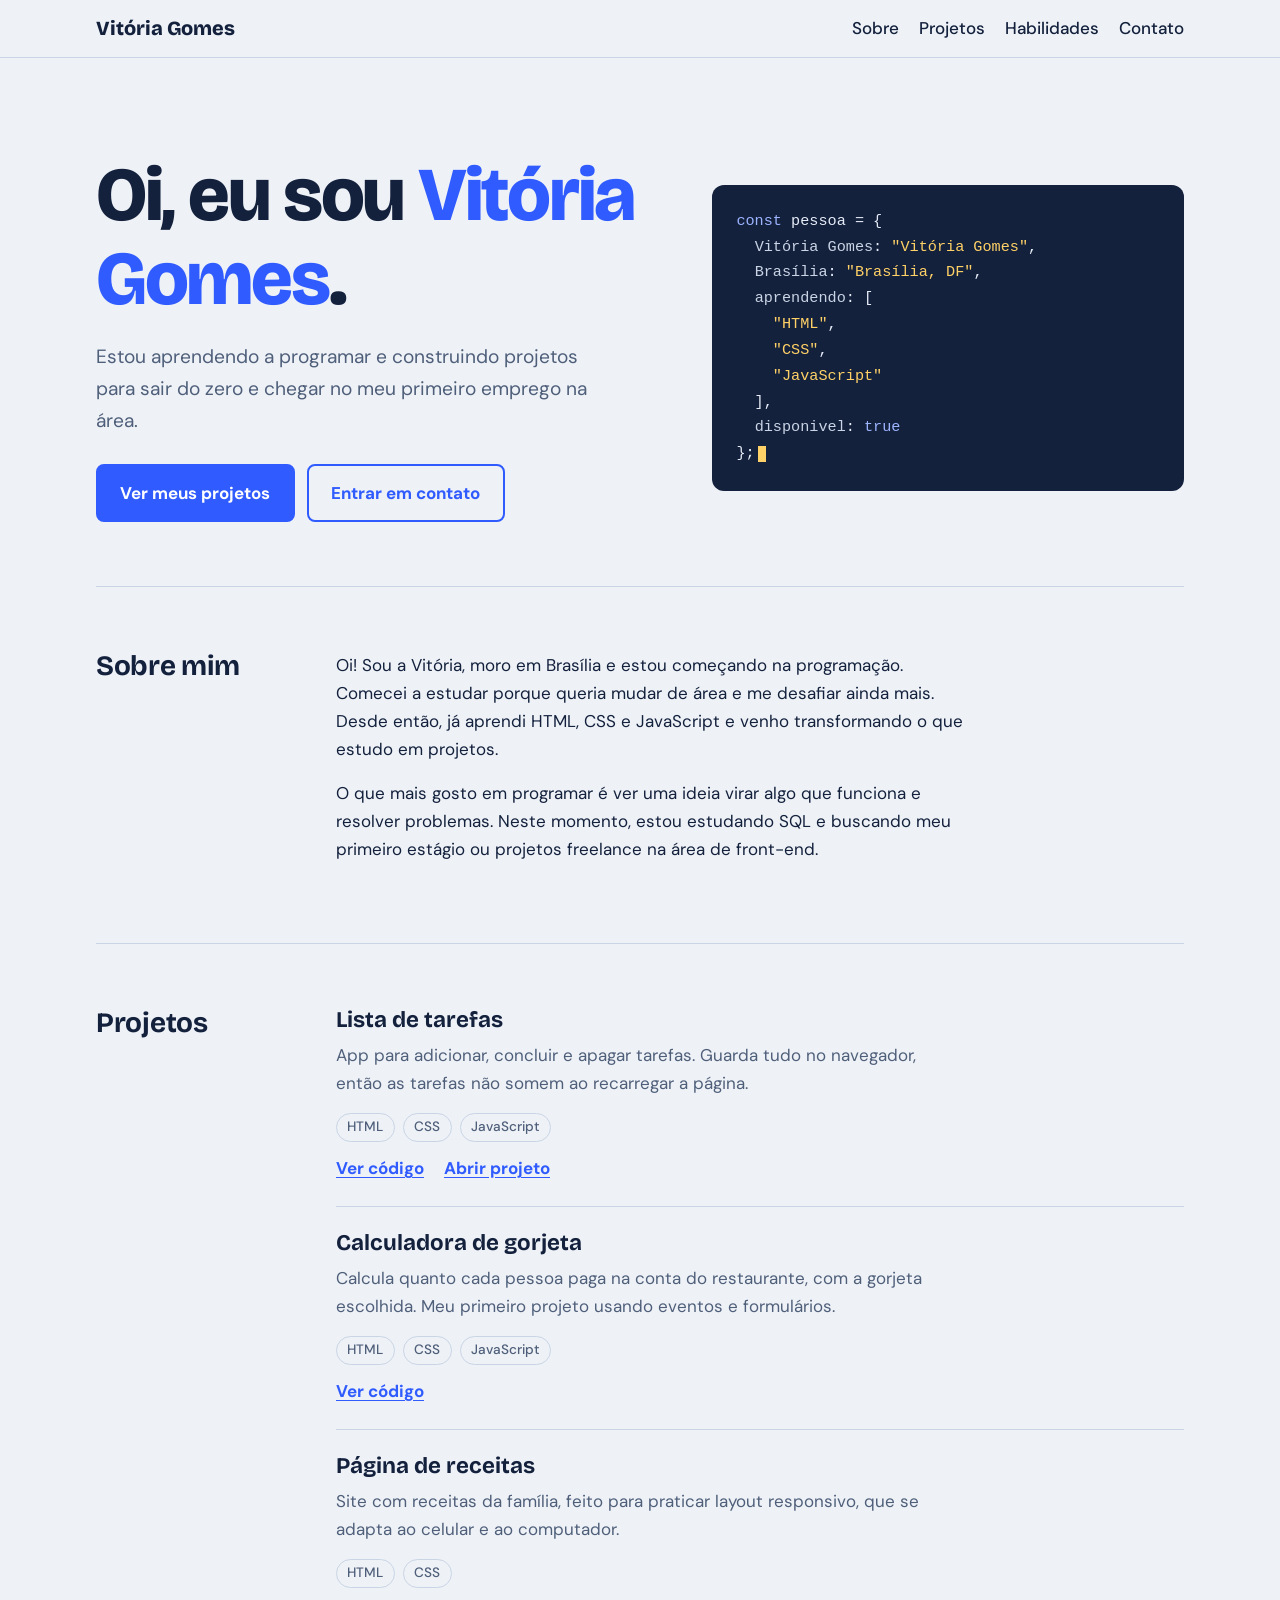
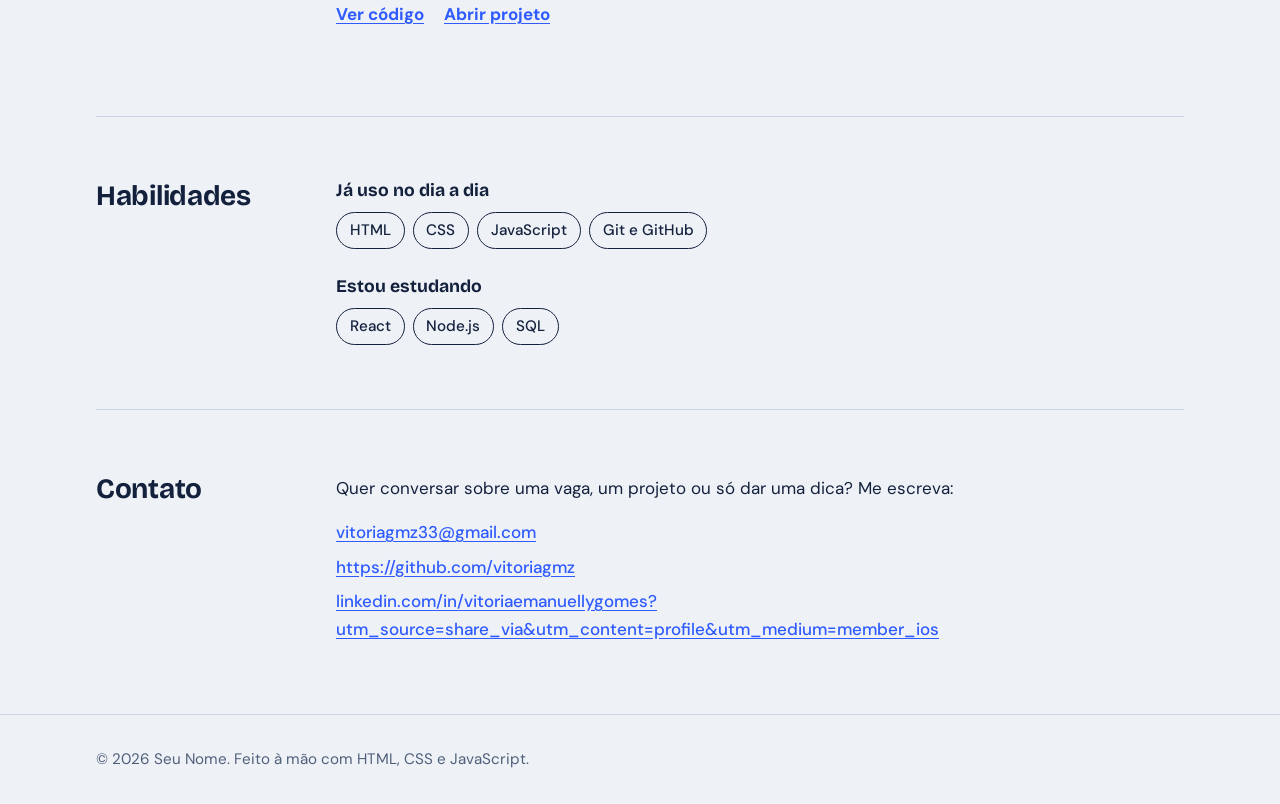
<file: index.html>
<!DOCTYPE html>
<html lang="pt-BR">
<head>
  <meta charset="UTF-8">
  <meta name="viewport" content="width=device-width, initial-scale=1.0">

  <title>Vitória Gomes | Portfólio de programação</title>
  <meta name="description" content="Portfólio de Vitória Gomes, estudante de programação. Projetos em HTML, CSS e JavaScript.">

  <link rel="preconnect" href="https://fonts.googleapis.com">
  <link rel="preconnect" href="https://fonts.gstatic.com" crossorigin>
  <link href="https://fonts.googleapis.com/css2?family=Bricolage+Grotesque:wght@500;700;800&family=DM+Sans:wght@400;500;700&display=swap" rel="stylesheet">

  <link rel="stylesheet" href="style.css">
</head>
<body>
  <a class="pular" href="#conteudo">Pular para o conteúdo</a>

  <header class="topo">
    <div class="container topo__interno">
      <a class="topo__logo" href="#inicio">Vitória Gomes</a>
      <nav aria-label="Principal">
        <ul class="menu">
          <li><a href="#sobre">Sobre</a></li>
          <li><a href="#projetos">Projetos</a></li>
          <li><a href="#habilidades">Habilidades</a></li>
          <li><a href="#contato">Contato</a></li>
        </ul>
      </nav>
    </div>
  </header>

  <main id="conteudo">

    <!-- ========== INÍCIO ========== -->
    <section class="hero container" id="inicio">
      <div class="hero__texto">
        <h1>Oi, eu sou <span class="hero__nome">Vitória Gomes</span>.</h1>
        <p class="hero__descricao">
          Estou aprendendo a programar e construindo projetos para sair do zero
          e chegar no meu primeiro emprego na área.
        </p>
        <div class="hero__acoes">
          <a class="botao" href="#projetos">Ver meus projetos</a>
          <a class="botao botao--vazio" href="#contato">Entrar em contato</a>
        </div>
      </div>

      <pre class="codigo" aria-label="Resumo em código: nome, cidade, tecnologias e disponibilidade"><code><span class="c-pal">const</span> pessoa = {
  <span class="c-chave">Vitória Gomes</span>: <span class="c-txt">"Vitória Gomes"</span>,
  <span class="c-chave">Brasília</span>: <span class="c-txt">"Brasília, DF"</span>,
  <span class="c-chave">aprendendo</span>: [
    <span class="c-txt">"HTML"</span>,
    <span class="c-txt">"CSS"</span>,
    <span class="c-txt">"JavaScript"</span>
  ],
  <span class="c-chave">disponivel</span>: <span class="c-pal">true</span>
};<span class="cursor" aria-hidden="true"></span></code></pre>
    </section>

    <section class="secao container" id="sobre">
      <h2 class="secao__titulo">Sobre mim</h2>
      <div class="secao__corpo texto">
        <p>
         Oi! Sou a Vitória, moro em Brasília e estou começando na programação.
  Comecei a estudar porque queria mudar de área e me desafiar ainda mais. Desde então, já aprendi HTML, CSS e JavaScript
  e venho transformando o que estudo em projetos.
        </p>
        <p>
        O que mais gosto em programar é ver uma ideia virar algo que funciona e resolver problemas. Neste momento, estou estudando SQL e buscando meu primeiro estágio ou projetos freelance na área de front-end.
        </p>
      </div>
    </section>

    <section class="secao container" id="projetos">
      <h2 class="secao__titulo">Projetos</h2>
      <div class="secao__corpo">
        <ul class="projetos" id="lista-projetos"></ul>
      </div>
    </section>

    <section class="secao container" id="habilidades">
      <h2 class="secao__titulo">Habilidades</h2>
      <div class="secao__corpo">
        <div class="grupo">
          <h3>Já uso no dia a dia</h3>
          <ul class="tags">
            <li>HTML</li>
            <li>CSS</li>
            <li>JavaScript</li>
            <li>Git e GitHub</li>
          </ul>
        </div>
        <div class="grupo">
          <h3>Estou estudando</h3>
          <ul class="tags">
            <li>React</li>
            <li>Node.js</li>
            <li>SQL</li>
          </ul>
        </div>
      </div>
    </section>

    <section class="secao container" id="contato">
      <h2 class="secao__titulo">Contato</h2>
      <div class="secao__corpo texto">
        <p>Quer conversar sobre uma vaga, um projeto ou só dar uma dica? Me escreva:</p>
        <ul class="contatos">
          <li><a href="mailto:seuemail@exemplo.com">vitoriagmz33@gmail.com</a></li>
          <li><a href="https://github.com/seu-usuario" target="_blank" rel="noopener">https://github.com/vitoriagmz</a></li>
          <li><a href="https://linkedin.com/in/seu-usuario" target="_blank" rel="noopener">linkedin.com/in/vitoriaemanuellygomes?utm_source=share_via&utm_content=profile&utm_medium=member_ios</a></li>
        </ul>
      </div>
    </section>

  </main>

  <footer class="rodape">
    <div class="container">
      <p>© <span id="ano">2026</span> Seu Nome. Feito à mão com HTML, CSS e JavaScript.</p>
    </div>
  </footer>

  <script src="script.js"></script>
</body>
</html>
</file>
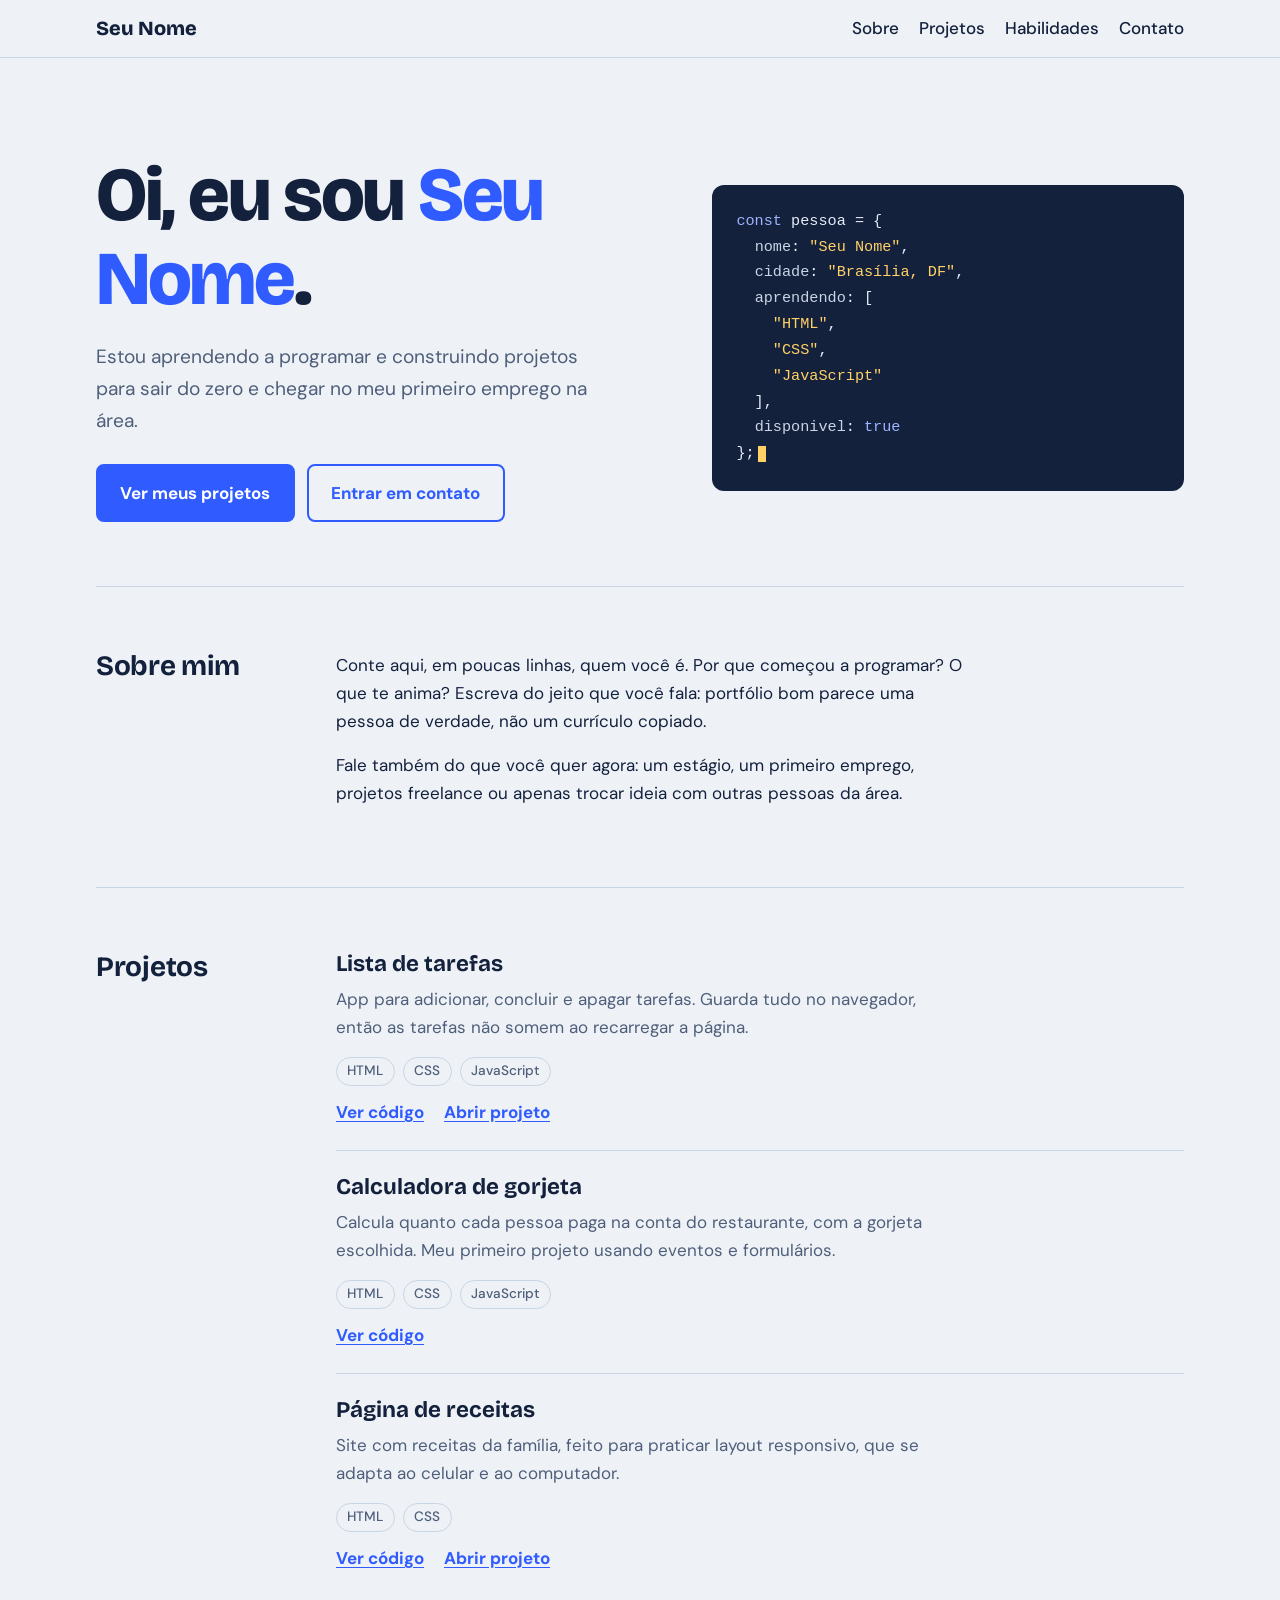
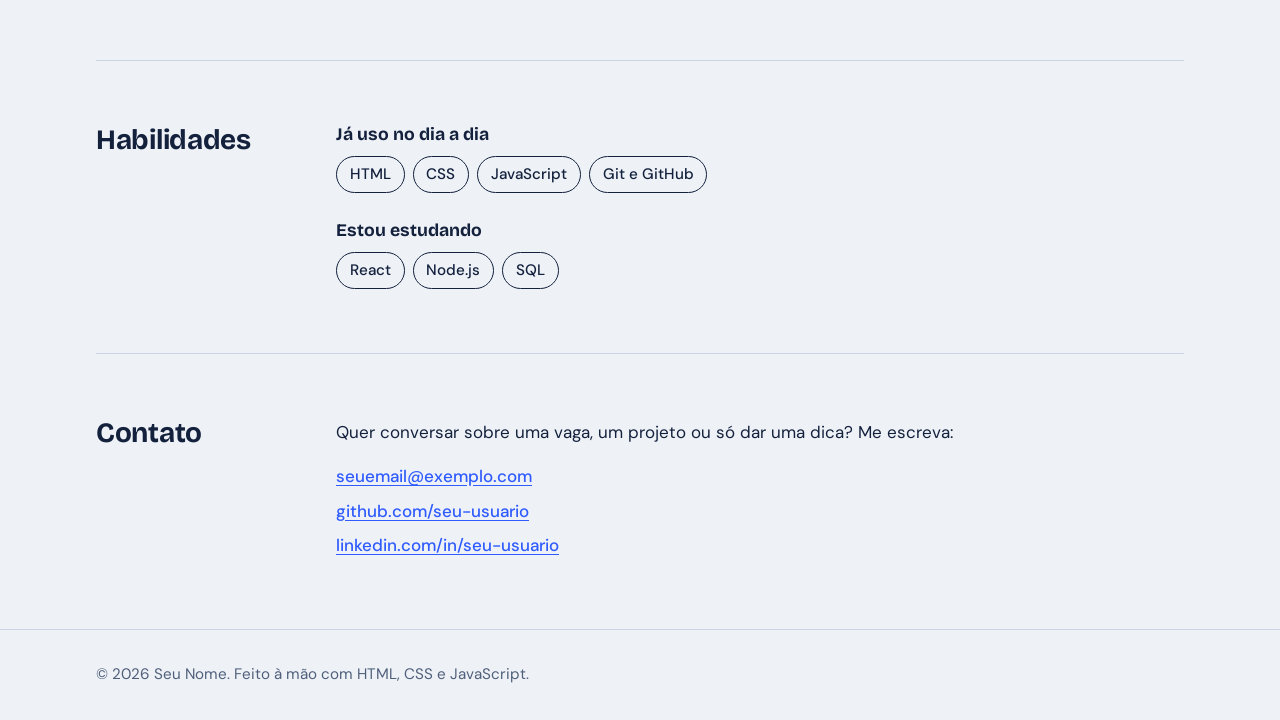
<file: vitoria.html>
<!DOCTYPE html>
<html lang="pt-BR">
<head>
  <meta charset="UTF-8">
  <meta name="viewport" content="width=device-width, initial-scale=1.0">

  <!-- TROQUE: o título aparece na aba do navegador e no Google -->
  <title>Seu Nome | Portfólio de programação</title>
  <meta name="description" content="Portfólio de Seu Nome, estudante de programação. Projetos em HTML, CSS e JavaScript.">

  <!-- Fontes do Google (precisa de internet para carregar) -->
  <link rel="preconnect" href="https://fonts.googleapis.com">
  <link rel="preconnect" href="https://fonts.gstatic.com" crossorigin>
  <link href="https://fonts.googleapis.com/css2?family=Bricolage+Grotesque:wght@500;700;800&family=DM+Sans:wght@400;500;700&display=swap" rel="stylesheet">

  <link rel="stylesheet" href="style.css">
</head>
<body>
  <a class="pular" href="#conteudo">Pular para o conteúdo</a>

  <header class="topo">
    <div class="container topo__interno">
      <a class="topo__logo" href="#inicio">Seu Nome</a>
      <nav aria-label="Principal">
        <ul class="menu">
          <li><a href="#sobre">Sobre</a></li>
          <li><a href="#projetos">Projetos</a></li>
          <li><a href="#habilidades">Habilidades</a></li>
          <li><a href="#contato">Contato</a></li>
        </ul>
      </nav>
    </div>
  </header>

  <main id="conteudo">

    <!-- ========== INÍCIO ========== -->
    <section class="hero container" id="inicio">
      <div class="hero__texto">
        <h1>Oi, eu sou <span class="hero__nome">Seu Nome</span>.</h1>
        <p class="hero__descricao">
          Estou aprendendo a programar e construindo projetos para sair do zero
          e chegar no meu primeiro emprego na área.
        </p>
        <div class="hero__acoes">
          <a class="botao" href="#projetos">Ver meus projetos</a>
          <a class="botao botao--vazio" href="#contato">Entrar em contato</a>
        </div>
      </div>

      <!-- Um "cartão de código" só para dar personalidade. Edite os valores! -->
      <pre class="codigo" aria-label="Resumo em código: nome, cidade, tecnologias e disponibilidade"><code><span class="c-pal">const</span> pessoa = {
  <span class="c-chave">nome</span>: <span class="c-txt">"Seu Nome"</span>,
  <span class="c-chave">cidade</span>: <span class="c-txt">"Brasília, DF"</span>,
  <span class="c-chave">aprendendo</span>: [
    <span class="c-txt">"HTML"</span>,
    <span class="c-txt">"CSS"</span>,
    <span class="c-txt">"JavaScript"</span>
  ],
  <span class="c-chave">disponivel</span>: <span class="c-pal">true</span>
};<span class="cursor" aria-hidden="true"></span></code></pre>
    </section>

    <!-- ========== SOBRE ========== -->
    <section class="secao container" id="sobre">
      <h2 class="secao__titulo">Sobre mim</h2>
      <div class="secao__corpo texto">
        <p>
          Conte aqui, em poucas linhas, quem você é. Por que começou a programar?
          O que te anima? Escreva do jeito que você fala: portfólio bom parece
          uma pessoa de verdade, não um currículo copiado.
        </p>
        <p>
          Fale também do que você quer agora: um estágio, um primeiro emprego,
          projetos freelance ou apenas trocar ideia com outras pessoas da área.
        </p>
      </div>
    </section>

    <!-- ========== PROJETOS ========== -->
    <section class="secao container" id="projetos">
      <h2 class="secao__titulo">Projetos</h2>
      <div class="secao__corpo">
        <!-- Esta lista é montada pelo script.js. Para adicionar projetos, edite o arquivo script.js -->
        <ul class="projetos" id="lista-projetos"></ul>
      </div>
    </section>

    <!-- ========== HABILIDADES ========== -->
    <section class="secao container" id="habilidades">
      <h2 class="secao__titulo">Habilidades</h2>
      <div class="secao__corpo">
        <div class="grupo">
          <h3>Já uso no dia a dia</h3>
          <ul class="tags">
            <li>HTML</li>
            <li>CSS</li>
            <li>JavaScript</li>
            <li>Git e GitHub</li>
          </ul>
        </div>
        <div class="grupo">
          <h3>Estou estudando</h3>
          <ul class="tags">
            <li>React</li>
            <li>Node.js</li>
            <li>SQL</li>
          </ul>
        </div>
      </div>
    </section>

    <!-- ========== CONTATO ========== -->
    <section class="secao container" id="contato">
      <h2 class="secao__titulo">Contato</h2>
      <div class="secao__corpo texto">
        <p>Quer conversar sobre uma vaga, um projeto ou só dar uma dica? Me escreva:</p>
        <ul class="contatos">
          <!-- TROQUE os três links abaixo pelos seus -->
          <li><a href="mailto:seuemail@exemplo.com">seuemail@exemplo.com</a></li>
          <li><a href="https://github.com/seu-usuario" target="_blank" rel="noopener">github.com/seu-usuario</a></li>
          <li><a href="https://linkedin.com/in/seu-usuario" target="_blank" rel="noopener">linkedin.com/in/seu-usuario</a></li>
        </ul>
      </div>
    </section>

  </main>

  <footer class="rodape">
    <div class="container">
      <p>© <span id="ano">2026</span> Seu Nome. Feito à mão com HTML, CSS e JavaScript.</p>
    </div>
  </footer>

  <script src="script.js"></script>
</body>
</html>
</file>
<file: style.css>
/* ==========================================================
   ESTILO DO PORTFÓLIO
   Dica: as cores e fontes ficam no bloco :root logo abaixo.
   Mude ali e o site inteiro muda junto.
   ========================================================== */

:root {
  --fundo: #eef2f7;        /* fundo da página */
  --tinta: #14213d;        /* texto principal e cartão de código */
  --suave: #4f5f7a;        /* texto secundário */
  --linha: #c9d4e4;        /* linhas divisórias */
  --azul: #2f5bff;         /* cor de destaque (links e botões) */
  --azul-escuro: #1b3fd1;  /* azul ao passar o mouse */
  --amarelo: #ffd166;      /* textos dentro do cartão de código */

  --fonte-titulo: "Bricolage Grotesque", "Segoe UI", system-ui, sans-serif;
  --fonte-texto: "DM Sans", "Segoe UI", system-ui, sans-serif;
  --fonte-codigo: ui-monospace, "Cascadia Code", Consolas, monospace;
}

/* ---------- Base ---------- */
*, *::before, *::after { box-sizing: border-box; }

html { scroll-behavior: smooth; scroll-padding-top: 5rem; }

body {
  margin: 0;
  background: var(--fundo);
  color: var(--tinta);
  font-family: var(--fonte-texto);
  font-size: 1.0625rem;
  line-height: 1.65;
}

h1, h2, h3 { font-family: var(--fonte-titulo); line-height: 1.1; margin: 0; }
p { margin: 0 0 1rem; }
ul { list-style: none; margin: 0; padding: 0; }

a { color: var(--azul); text-underline-offset: 0.2em; }
a:hover { color: var(--azul-escuro); }

/* Foco visível para quem navega pelo teclado */
:focus-visible { outline: 3px solid var(--azul); outline-offset: 3px; border-radius: 2px; }

.container { width: min(100% - 2.5rem, 68rem); margin-inline: auto; }

.pular {
  position: absolute; left: 1rem; top: -4rem;
  background: var(--tinta); color: #fff; padding: 0.5rem 1rem; z-index: 20;
}
.pular:focus { top: 1rem; }

/* ---------- Topo ---------- */
.topo {
  position: sticky; top: 0; z-index: 10;
  background: rgba(238, 242, 247, 0.92);
  backdrop-filter: blur(8px);
  border-bottom: 1px solid var(--linha);
}
.topo__interno {
  display: flex; align-items: center; justify-content: space-between;
  gap: 1rem; flex-wrap: wrap; padding-block: 0.75rem;
}
.topo__logo {
  font-family: var(--fonte-titulo); font-weight: 800; font-size: 1.25rem;
  color: var(--tinta); text-decoration: none;
}
.menu { display: flex; gap: 1.25rem; flex-wrap: wrap; }
.menu a { color: var(--tinta); text-decoration: none; font-weight: 500; }
.menu a:hover { color: var(--azul); text-decoration: underline; }

/* ---------- Início ---------- */
.hero {
  display: grid; gap: 2.5rem; align-items: center;
  padding-block: 4rem 3rem;
}
.hero h1 {
  font-size: clamp(2.6rem, 8vw, 4.75rem);
  font-weight: 800; letter-spacing: -0.03em;
}
.hero__nome { color: var(--azul); }
.hero__descricao { font-size: 1.2rem; color: var(--suave); max-width: 32rem; margin-top: 1.25rem; }
.hero__acoes { display: flex; gap: 0.75rem; flex-wrap: wrap; margin-top: 1.75rem; }

.botao {
  display: inline-block; padding: 0.8rem 1.4rem; border-radius: 0.5rem;
  background: var(--azul); color: #fff; font-weight: 700; text-decoration: none;
  border: 2px solid var(--azul); transition: background 0.15s, color 0.15s;
}
.botao:hover { background: var(--azul-escuro); border-color: var(--azul-escuro); color: #fff; }
.botao--vazio { background: transparent; color: var(--azul); }
.botao--vazio:hover { background: var(--azul); color: #fff; }

/* Cartão de código */
.codigo {
  margin: 0; padding: 1.5rem; border-radius: 0.75rem;
  background: var(--tinta); color: #e6ecf7;
  font-family: var(--fonte-codigo); font-size: 0.95rem; line-height: 1.7;
  overflow-x: auto;
}
.c-pal { color: #9db4ff; }
.c-chave { color: #c9d4e4; }
.c-txt { color: var(--amarelo); }
.cursor {
  display: inline-block; width: 0.55em; height: 1.1em; margin-left: 0.2em;
  vertical-align: text-bottom; background: var(--amarelo);
  animation: piscar 1.1s steps(1) infinite;
}
@keyframes piscar { 50% { opacity: 0; } }

/* ---------- Seções ---------- */
.secao {
  display: grid; gap: 1.5rem;
  padding-block: 3rem; border-top: 1px solid var(--linha);
}
.secao__titulo { font-size: 1.75rem; letter-spacing: -0.01em; }
.texto { max-width: 40rem; }

/* Projetos: lista com divisórias, sem cartões */
.projeto { padding-block: 1.5rem; border-bottom: 1px solid var(--linha); }
.projeto:first-child { padding-top: 0; }
.projeto:last-child { border-bottom: 0; }
.projeto h3 { font-size: 1.4rem; margin-bottom: 0.5rem; }
.projeto p { max-width: 38rem; color: var(--suave); }
.projeto__links { display: flex; gap: 1.25rem; margin: 0.75rem 0 0; font-weight: 700; }

/* Tags */
.tags { display: flex; flex-wrap: wrap; gap: 0.5rem; }
.tags li {
  padding: 0.3rem 0.8rem; border: 1.5px solid var(--tinta);
  border-radius: 999px; font-weight: 500; font-size: 0.95rem;
}
.tags--pequenas { margin: 0.25rem 0 0; }
.tags--pequenas li { border-color: var(--linha); font-size: 0.85rem; padding: 0.15rem 0.65rem; color: var(--suave); }

/* Habilidades */
.grupo + .grupo { margin-top: 1.75rem; }
.grupo h3 { font-size: 1.1rem; margin-bottom: 0.75rem; }

/* Contato */
.contatos li { margin-bottom: 0.4rem; font-weight: 500; }

/* ---------- Rodapé ---------- */
.rodape { border-top: 1px solid var(--linha); padding-block: 2rem; color: var(--suave); font-size: 0.95rem; }
.rodape p { margin: 0; }

/* ---------- Telas maiores ---------- */
@media (min-width: 52rem) {
  .hero { grid-template-columns: 1.1fr 0.9fr; padding-block: 6rem 4rem; }
  .secao { grid-template-columns: 12rem 1fr; gap: 3rem; padding-block: 4rem; }
}

/* Respeita quem prefere menos animação */
@media (prefers-reduced-motion: reduce) {
  html { scroll-behavior: auto; }
  .cursor { animation: none; }
}
</file>
